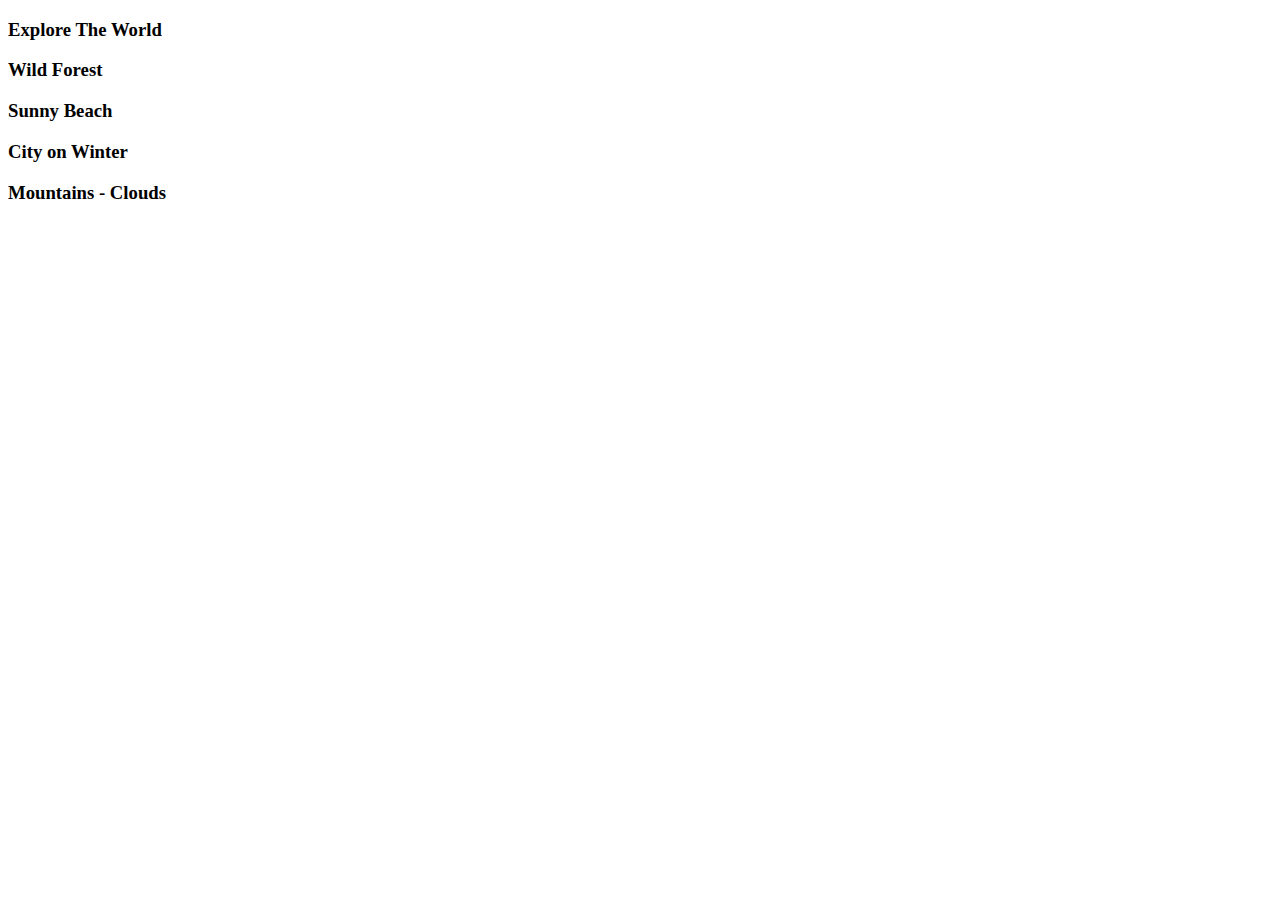
<file: Day1-Expanding cards/index.html>
<!DOCTYPE html>
<html lang="en">
  <head>
    <meta charset="UTF-8" />
    <meta name="viewport" content="width=device-width, initial-scale=1.0" /
    <link rel="stylesheet" href="style.css" />
    <title>Expanding Cards</title>
  </head>
  <body>
    <div class="container">
      <div class="panel active" style="background-image: url('https://images.unsplash.com/photo-1558979158-65a1eaa08691?ixlib=rb-1.2.1&ixid=eyJhcHBfaWQiOjEyMDd9&auto=format&fit=crop&w=1350&q=80')">
        <h3>Explore The World</h3>
      </div>
      <div class="panel" style="background-image: url('https://images.unsplash.com/photo-1572276596237-5db2c3e16c5d?ixlib=rb-1.2.1&ixid=eyJhcHBfaWQiOjEyMDd9&auto=format&fit=crop&w=1350&q=80')">
        <h3>Wild Forest</h3>
      </div>
      <div class="panel" style="background-image: url('https://images.unsplash.com/photo-1507525428034-b723cf961d3e?ixlib=rb-1.2.1&ixid=eyJhcHBfaWQiOjEyMDd9&auto=format&fit=crop&w=1353&q=80')">
        <h3>Sunny Beach</h3>
      </div>
      <div class="panel" style="background-image: url('https://images.unsplash.com/photo-1551009175-8a68da93d5f9?ixlib=rb-1.2.1&ixid=eyJhcHBfaWQiOjEyMDd9&auto=format&fit=crop&w=1351&q=80')">
        <h3>City on Winter</h3>
      </div>
      <div class="panel" style="background-image: url('https://images.unsplash.com/photo-1549880338-65ddcdfd017b?ixlib=rb-1.2.1&ixid=eyJhcHBfaWQiOjEyMDd9&auto=format&fit=crop&w=1350&q=80')">
        <h3>Mountains - Clouds</h3>
      </div>

    </div>

    <script src="script.js"></script>
  </body>
</html>
</file>
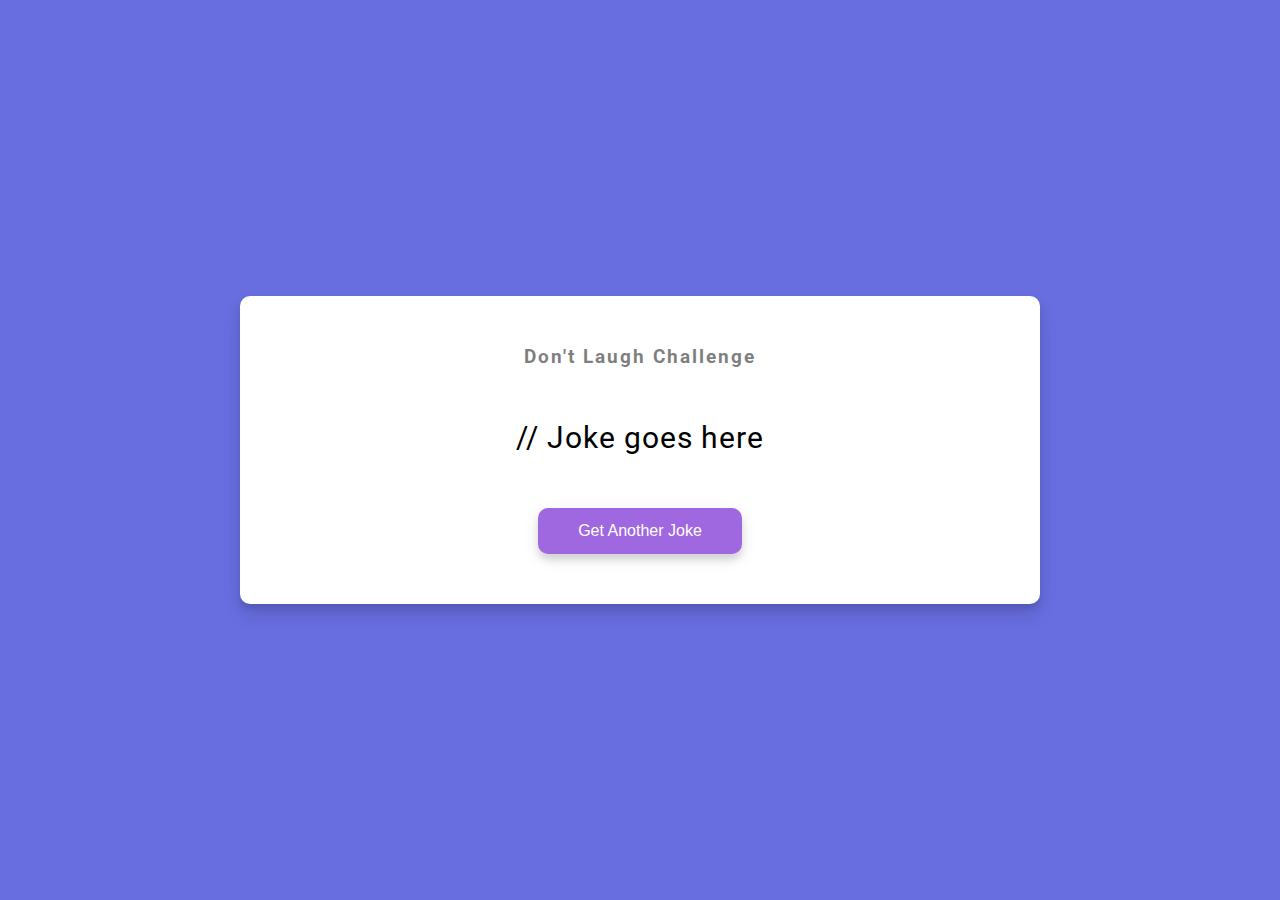
<file: Day10-Dad Jokes/index.html>
<!DOCTYPE html>
<html lang="en">
  <head>
    <meta charset="UTF-8" />
    <meta name="viewport" content="width=device-width, initial-scale=1.0" />
    <link rel="stylesheet" href="style.css" />
    <title>Dad Jokes</title>
  </head>
  <body>
    <div class="container">
      <h3>Don't Laugh Challenge</h3>
      <div id="joke" class="joke">// Joke goes here</div>
      <button id="jokeBtn" class="btn">Get Another Joke</button>
    </div>
    <script src="script.js"></script>
  </body>
</html>
</file>
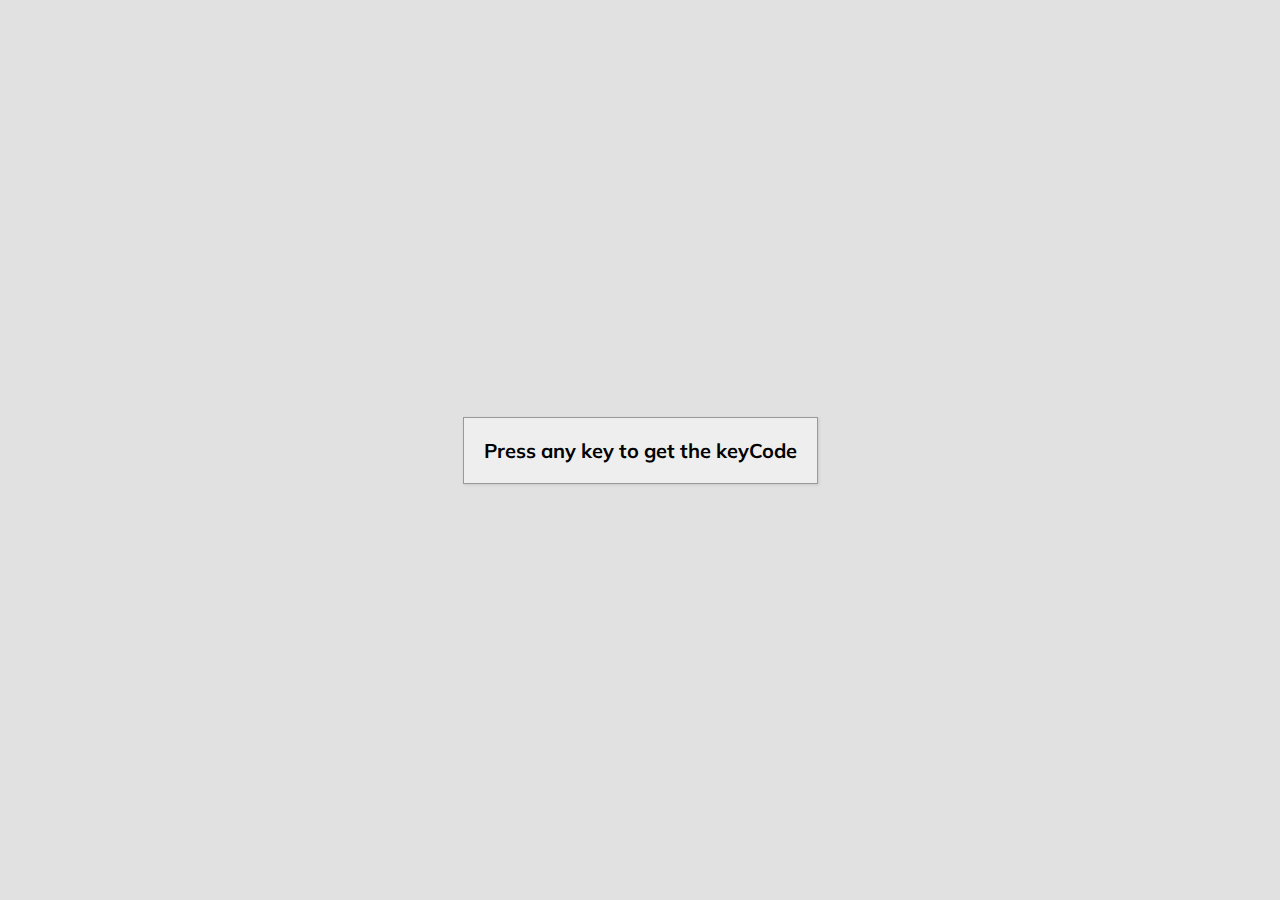
<file: Day11-Event KeyCodes/index.html>
<!DOCTYPE html>
<html lang="en">
  <head>
    <meta charset="UTF-8" />
    <meta name="viewport" content="width=device-width, initial-scale=1.0" />
    <link rel="stylesheet" href="style.css" />
    <title>Event KeyCodes</title>
  </head>
  <body>
    <div id="insert">
      <div class="key">
        Press any key to get the keyCode
      </div>
    </div>
    <script src="script.js"></script>
  </body>
</html>
</file>
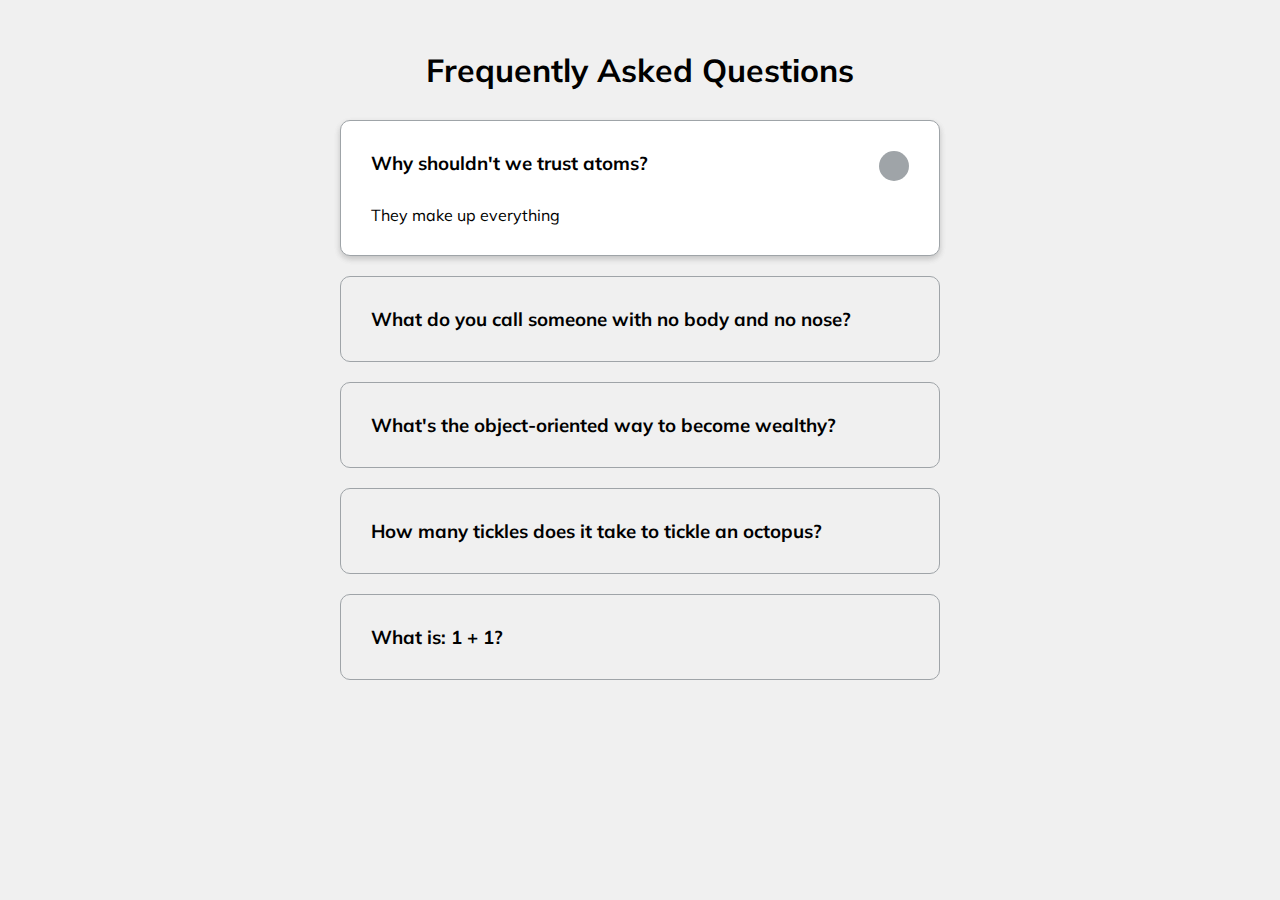
<file: Day12-FAQ Collapse/index.html>
<!DOCTYPE html>
<html lang="en">
  <head>
    <meta charset="UTF-8" />
    <meta name="viewport" content="width=device-width, initial-scale=1.0" />
    <link rel="stylesheet" href="https://cdnjs.cloudflare.com/ajax/libs/font-awesome/5.14.0/css/all.min.css" integrity="sha512-1PKOgIY59xJ8Co8+NE6FZ+LOAZKjy+KY8iq0G4B3CyeY6wYHN3yt9PW0XpSriVlkMXe40PTKnXrLnZ9+fkDaog==" crossorigin="anonymous" />
    <link rel="stylesheet" href="style.css" />
    <title>FAQ</title>
  </head>
  <body>
    <h1>Frequently Asked Questions</h1>
    <div class="faq-container">
      <div class="faq active">
        <h3 class="faq-title">
          Why shouldn't we trust atoms?
        </h3>

        <p class="faq-text">
          They make up everything
        </p>

        <button class="faq-toggle">
          <i class="fas fa-chevron-down"></i>
          <i class="fas fa-times"></i>
        </button>
      </div>

      <div class="faq">
        <h3 class="faq-title">
          What do you call someone with no body and no nose?
        </h3>
        <p class="faq-text">
          Nobody knows.
        </p>
        <button class="faq-toggle">
          <i class="fas fa-chevron-down"></i>
          <i class="fas fa-times"></i>
        </button>
      </div>
      
      <div class="faq">
        <h3 class="faq-title">
          What's the object-oriented way to become wealthy?
        </h3>
        <p class="faq-text">
          Inheritance.
        </p>
        <button class="faq-toggle">
          <i class="fas fa-chevron-down"></i>
          <i class="fas fa-times"></i>
        </button>
      </div>
      
      <div class="faq">
        <h3 class="faq-title">
          How many tickles does it take to tickle an octopus?
        </h3>
        <p class="faq-text">
          Ten-tickles!
        </p>
        <button class="faq-toggle">
          <i class="fas fa-chevron-down"></i>
          <i class="fas fa-times"></i>
        </button>
      </div>
      
      <div class="faq">
        <h3 class="faq-title">
          What is: 1 + 1?
        </h3>
        <p class="faq-text">
          Depends on who are you asking.
        </p>
        <button class="faq-toggle">
          <i class="fas fa-chevron-down"></i>
          <i class="fas fa-times"></i>
        </button>
      </div>
    </div>
    <script src="script.js"></script>
  </body>
</html>
</file>
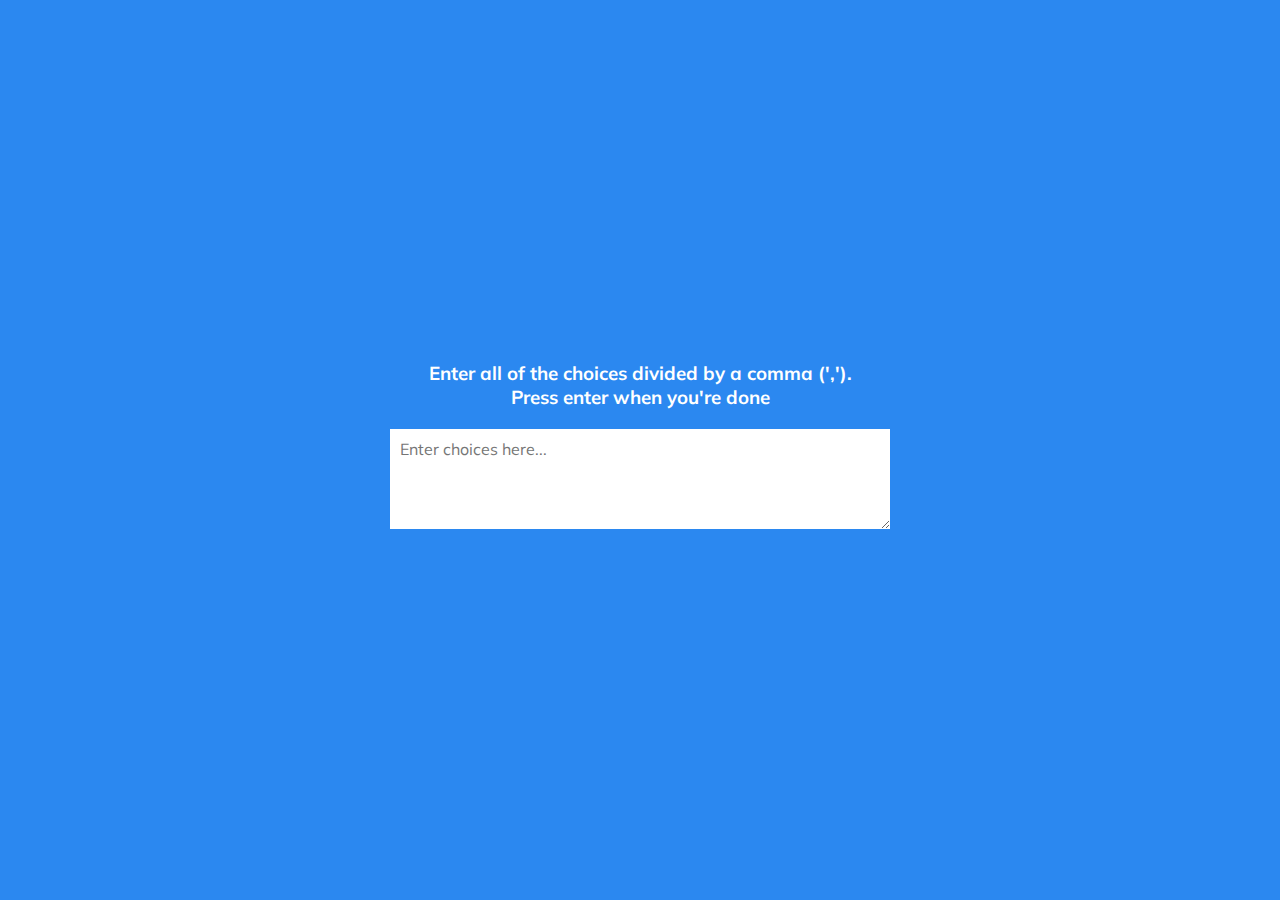
<file: Day13-Random Choice Picker/index.html>
<!DOCTYPE html>
<html lang="en">
  <head>
    <meta charset="UTF-8" />
    <meta name="viewport" content="width=device-width, initial-scale=1.0" />
    <link rel="stylesheet" href="style.css" />
    <title>Random Choice Picker</title>
  </head>
  <body>
    <div class="container">
      <h3>Enter all of the choices divided by a comma (','). <br> Press enter when you're done</h3>
      <textarea placeholder="Enter choices here..." id="textarea"></textarea>

      <div id="tags"></div>
    </div>

    <script src="script.js"></script>
  </body>
</html>
</file>
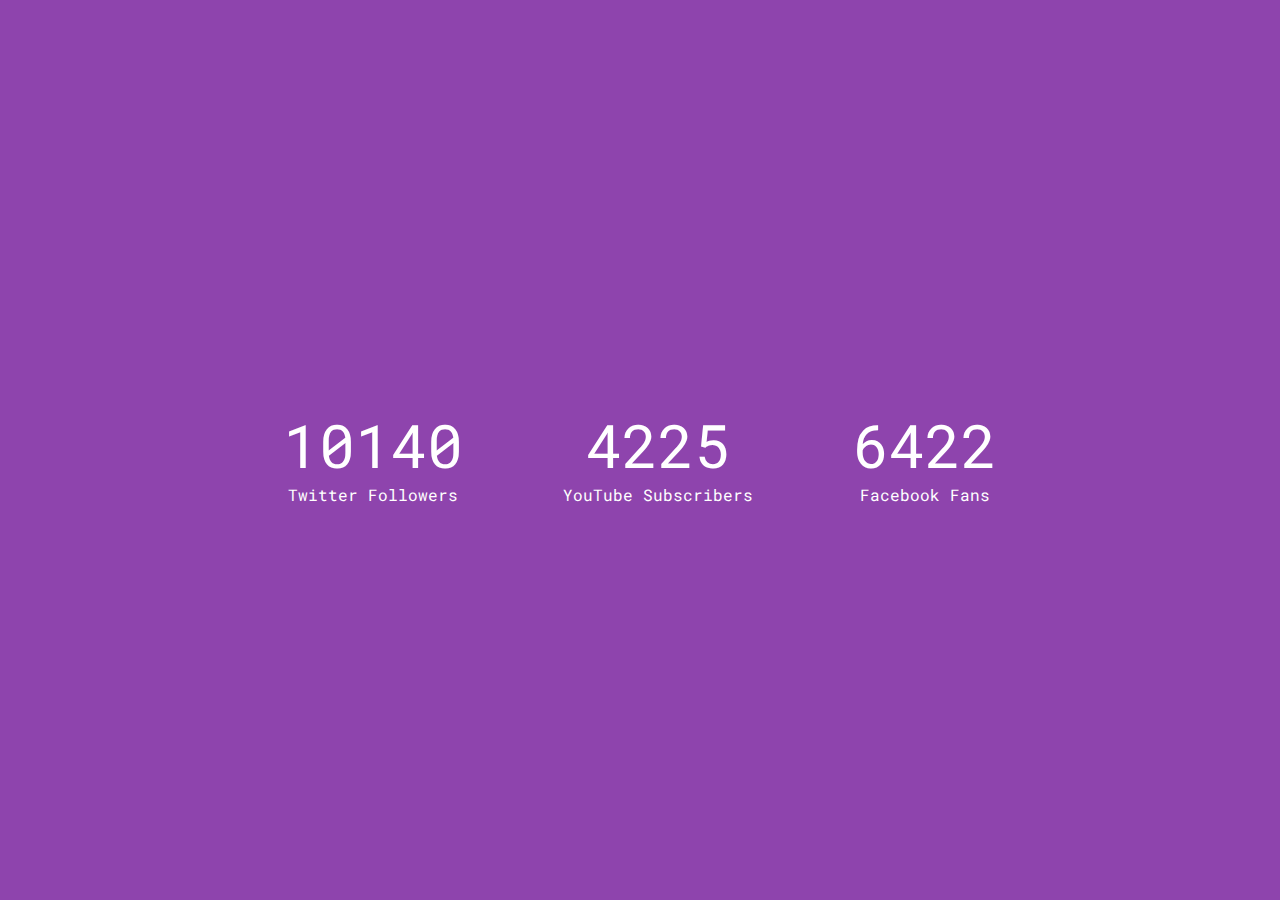
<file: Day15-Incrementing Counter/index.html>
<!DOCTYPE html>
<html lang="en">
  <head>
    <meta charset="UTF-8" />
    <meta name="viewport" content="width=device-width, initial-scale=1.0" />
    <link rel="stylesheet" href="https://cdnjs.cloudflare.com/ajax/libs/font-awesome/5.14.0/css/all.min.css" integrity="sha512-1PKOgIY59xJ8Co8+NE6FZ+LOAZKjy+KY8iq0G4B3CyeY6wYHN3yt9PW0XpSriVlkMXe40PTKnXrLnZ9+fkDaog==" crossorigin="anonymous" />
    <link rel="stylesheet" href="style.css" />
    <title>Increment Counter</title>
  </head>
  <body>
    <div class="counter-container">
      <i class="fab fa-twitter fa-3x"></i>
      <div class="counter" data-target="12000"></div>
      <span>Twitter Followers</span>
    </div>

    <div class="counter-container">
      <i class="fab fa-youtube fa-3x"></i>
      <div class="counter" data-target="5000"></div>
      <span>YouTube Subscribers</span>
    </div>

    <div class="counter-container">
      <i class="fab fa-facebook fa-3x"></i>
      <div class="counter" data-target="7500"></div>
      <span>Facebook Fans</span>
    </div>
    <script src="script.js"></script>
  </body>
</html>
</file>
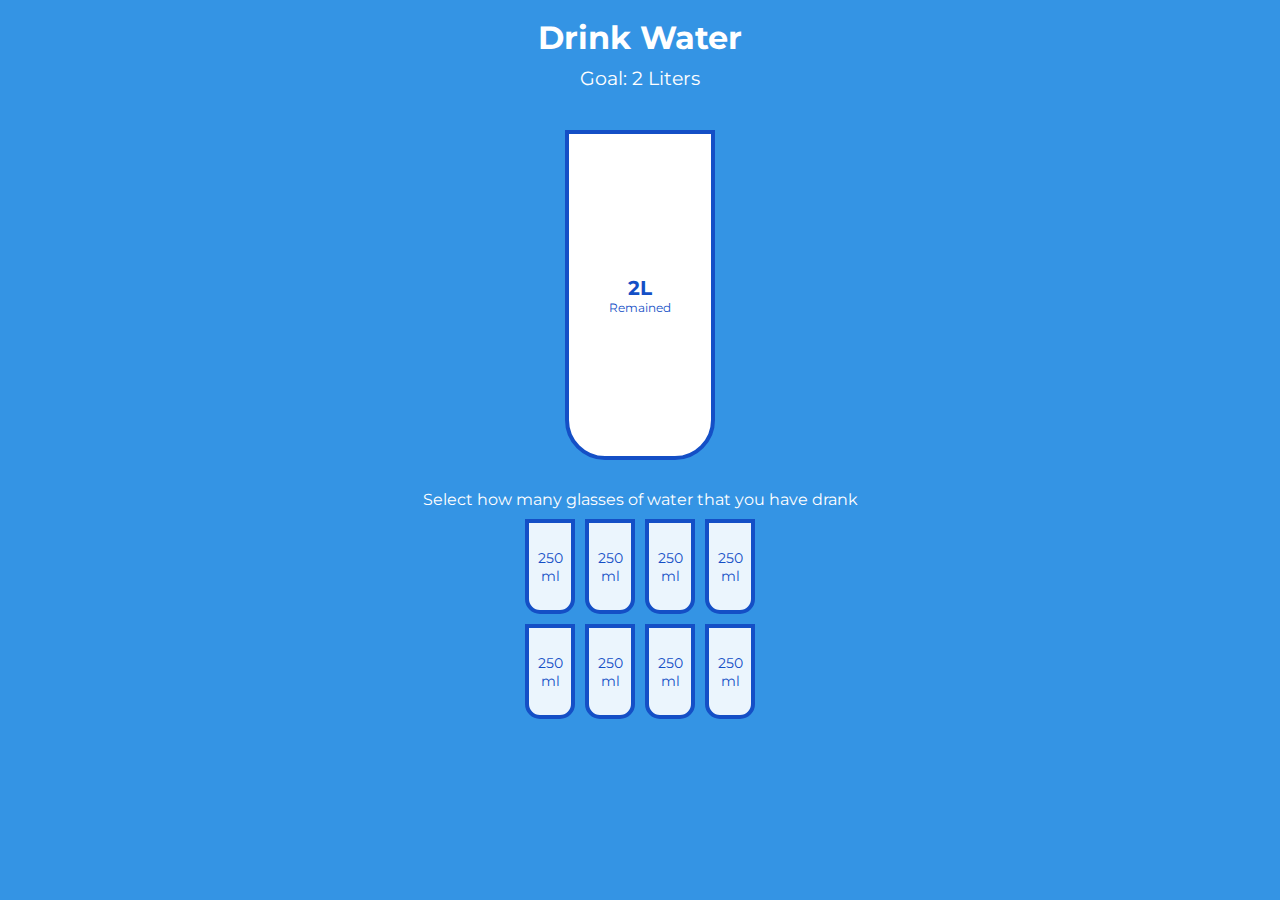
<file: Day16-drink Water/index.html>
<!DOCTYPE html>
<html lang="en">
  <head>
    <meta charset="UTF-8" />
    <meta name="viewport" content="width=device-width, initial-scale=1.0" />
    <link rel="stylesheet" href="style.css" />
    <title>Drink Water</title>
  </head>
  <body>
    <h1>Drink Water</h1>
    <h3>Goal: 2 Liters</h3>

    <div class="cup">
      <div class="remained" id="remained">
        <span id="liters"></span>
        <small>Remained</small>
      </div>

      <div class="percentage" id="percentage"></div>
    </div>

    <p class="text">Select how many glasses of water that you have drank</p>

    <div class="cups">
      <div class="cup cup-small">250 ml</div>
      <div class="cup cup-small">250 ml</div>
      <div class="cup cup-small">250 ml</div>
      <div class="cup cup-small">250 ml</div>
      <div class="cup cup-small">250 ml</div>
      <div class="cup cup-small">250 ml</div>
      <div class="cup cup-small">250 ml</div>
      <div class="cup cup-small">250 ml</div>
    </div>

    <script src="script.js"></script>
  </body>
</html>
</file>
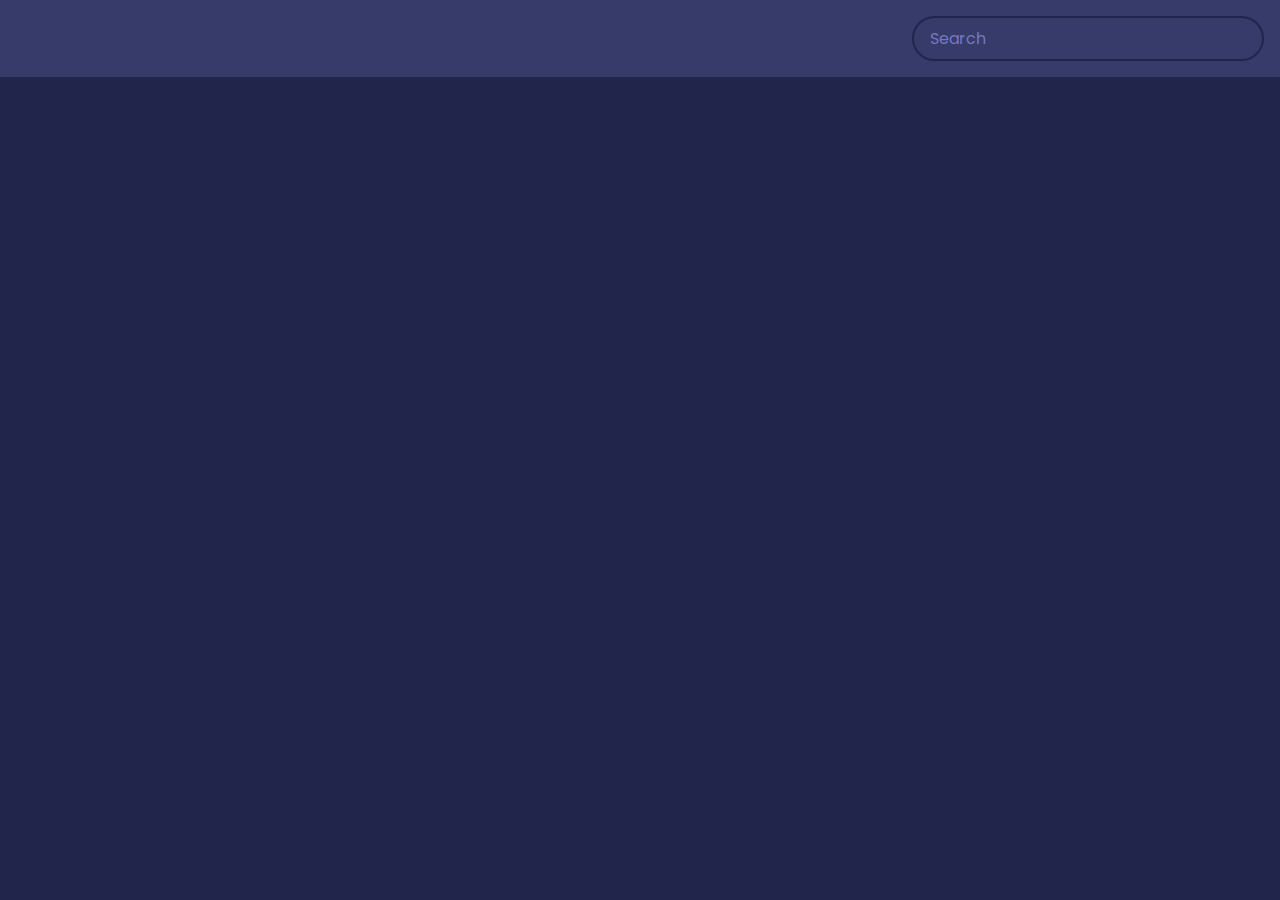
<file: Day17-Movie App/index.html>
<!DOCTYPE html>
<html lang="en">
  <head>
    <meta charset="UTF-8" />
    <meta name="viewport" content="width=device-width, initial-scale=1.0" />
    <link rel="stylesheet" href="style.css" />
    <title>Movie App</title>
  </head>
  <body>
    <header>
      <form id="form">
        <input type="text" id="search" class="search" placeholder="Search">
      </form>
    </header>

    <main id="main"></main>

    <script src="script.js"></script>
  </body>
</html>
</file>
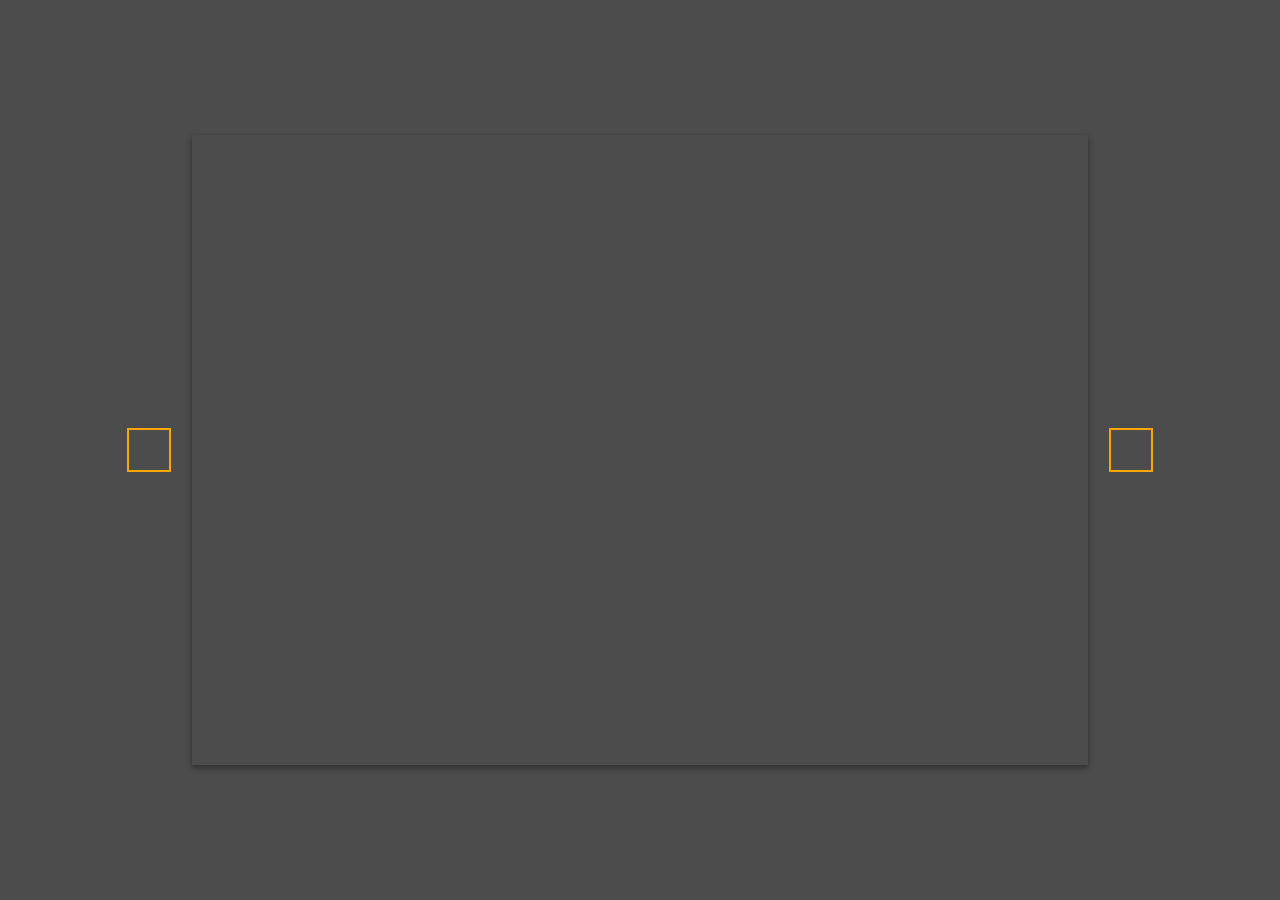
<file: Day18-Background Slider/index.html>
<!DOCTYPE html>
<html lang="en">
  <head>
    <meta charset="UTF-8" />
    <meta name="viewport" content="width=device-width, initial-scale=1.0" />
    <link
      rel="stylesheet"
      href="https://cdnjs.cloudflare.com/ajax/libs/font-awesome/5.14.0/css/all.min.css"
      integrity="sha512-1PKOgIY59xJ8Co8+NE6FZ+LOAZKjy+KY8iq0G4B3CyeY6wYHN3yt9PW0XpSriVlkMXe40PTKnXrLnZ9+fkDaog=="
      crossorigin="anonymous"
    />
    <link rel="stylesheet" href="style.css" />
    <title>Background Slider</title>
  </head>
  <body>
    <div class="slider-container">
      <div
        class="slide active"
        style="
          background-image: url('https://images.unsplash.com/photo-1549880338-65ddcdfd017b?ixlib=rb-1.2.1&ixid=eyJhcHBfaWQiOjEyMDd9&auto=format&fit=crop&w=2100&q=80');
        "
      ></div>
      <div
        class="slide"
        style="
          background-image: url('https://images.unsplash.com/photo-1511593358241-7eea1f3c84e5?ixlib=rb-1.2.1&ixid=eyJhcHBfaWQiOjEyMDd9&auto=format&fit=crop&w=1934&q=80');
        "
      ></div>

      <div
        class="slide"
        style="
          background-image: url('https://images.unsplash.com/photo-1495467033336-2effd8753d51?ixlib=rb-1.2.1&ixid=eyJhcHBfaWQiOjEyMDd9&auto=format&fit=crop&w=2100&q=80');
        "
      ></div>

      <div
        class="slide"
        style="
          background-image: url('https://images.unsplash.com/photo-1522735338363-cc7313be0ae0?ixlib=rb-1.2.1&ixid=eyJhcHBfaWQiOjEyMDd9&auto=format&fit=crop&w=2689&q=80');
        "
      ></div>

      <div
        class="slide"
        style="
          background-image: url('https://images.unsplash.com/photo-1559087867-ce4c91325525?ixlib=rb-1.2.1&ixid=eyJhcHBfaWQiOjEyMDd9&auto=format&fit=crop&w=2100&q=80');
        "
      ></div>

      <button class="arrow left-arrow" id="left">
        <i class="fas fa-arrow-left"></i>
      </button>

      <button class="arrow right-arrow" id="right">
        <i class="fas fa-arrow-right"></i>
      </button>
    </div>
    <script src="script.js"></script>
  </body>
</html>
</file>
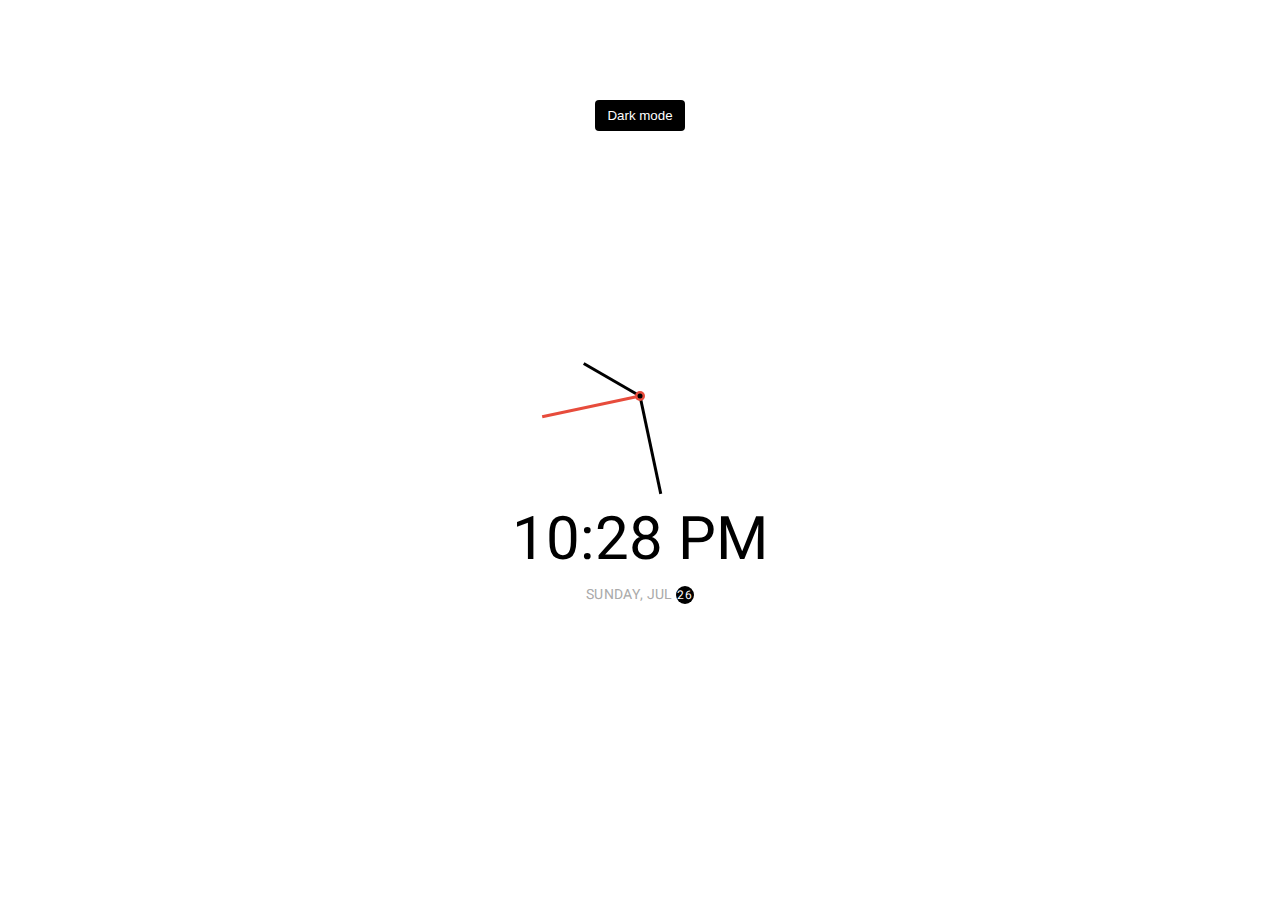
<file: Day19-Theme Clock/index.html>
<!DOCTYPE html>
<html lang="en">
  <head>
    <meta charset="UTF-8" />
    <meta name="viewport" content="width=device-width, initial-scale=1.0" />
    <link rel="stylesheet" href="style.css" />
    <title>Theme Clock</title>
  </head>
  <body>
  

    <button class="toggle">Dark mode</button>

    <div class="clock-container">
      <div class="clock">
        <div class="needle hour"></div>
        <div class="needle minute"></div>
        <div class="needle second"></div>
        <div class="center-point"></div>
      </div>

      <div class="time"></div>
      <div class="date"></div>
    </div>

    <script src="script.js"></script>
  </body>
</html>
</file>
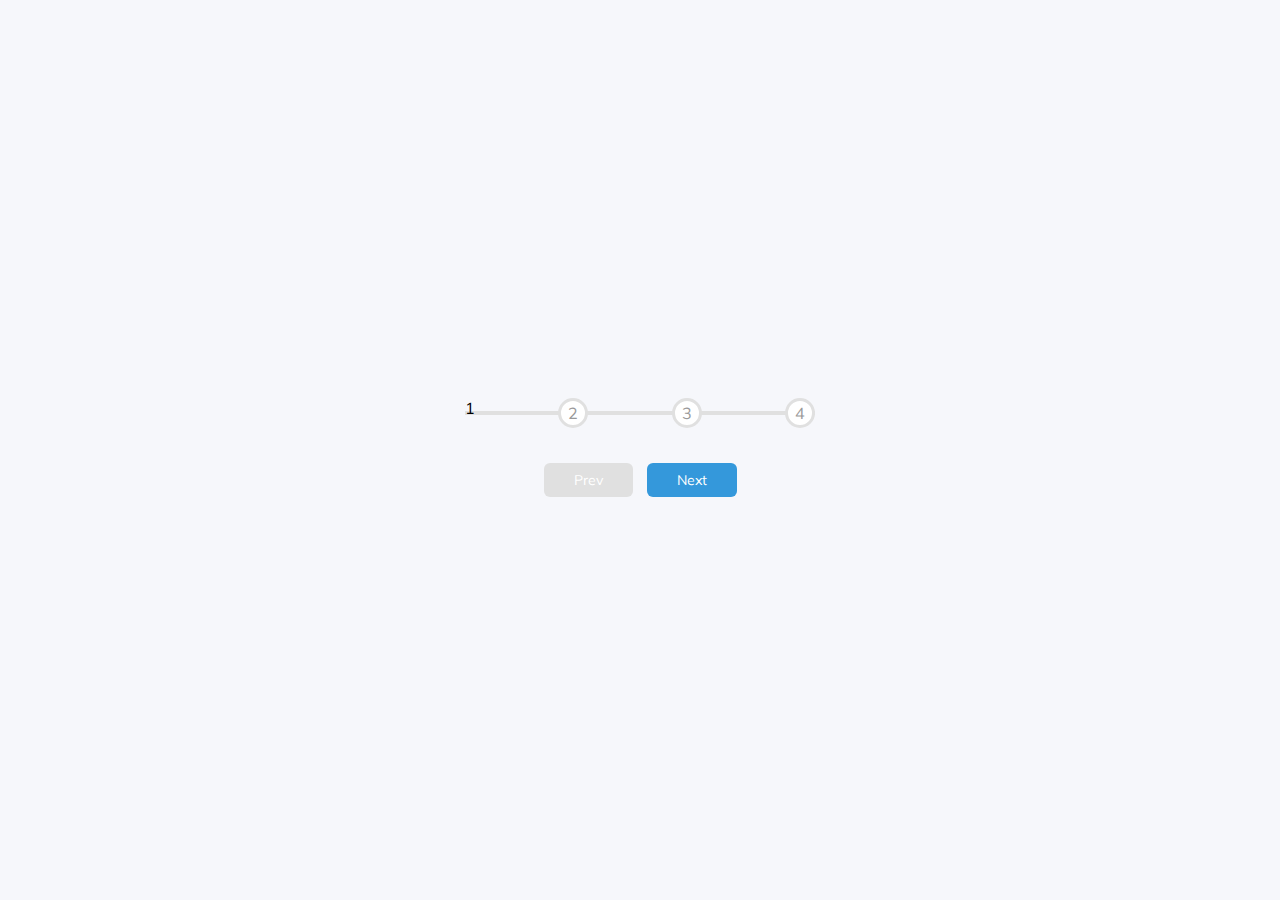
<file: Day2-Progress Steps/index.html>
<!DOCTYPE html>
<html lang="en">
<head>
    <meta charset="UTF-8">
    <meta http-equiv="X-UA-Compatible" content="IE=edge">
    <meta name="viewport" content="width=device-width, initial-scale=1.0">
    <link rel="stylesheet" href="style.css">
    <title>Progress Steps</title>
</head>
<body>
    <div class="container">
        <div class="progress-container">
            <div class="progress" id="progress"></div>
            <div class="circle-active">1</div>
            <div class="circle">2</div>
            <div class="circle">3</div>
            <div class="circle">4</div>
        </div>
            <button class="btn" id="prev" disabled>Prev</button>
            <button class="btn" id="next" >Next</button>


    </div>
    <script src="script.js"></script>
</body>
</html>
</file>
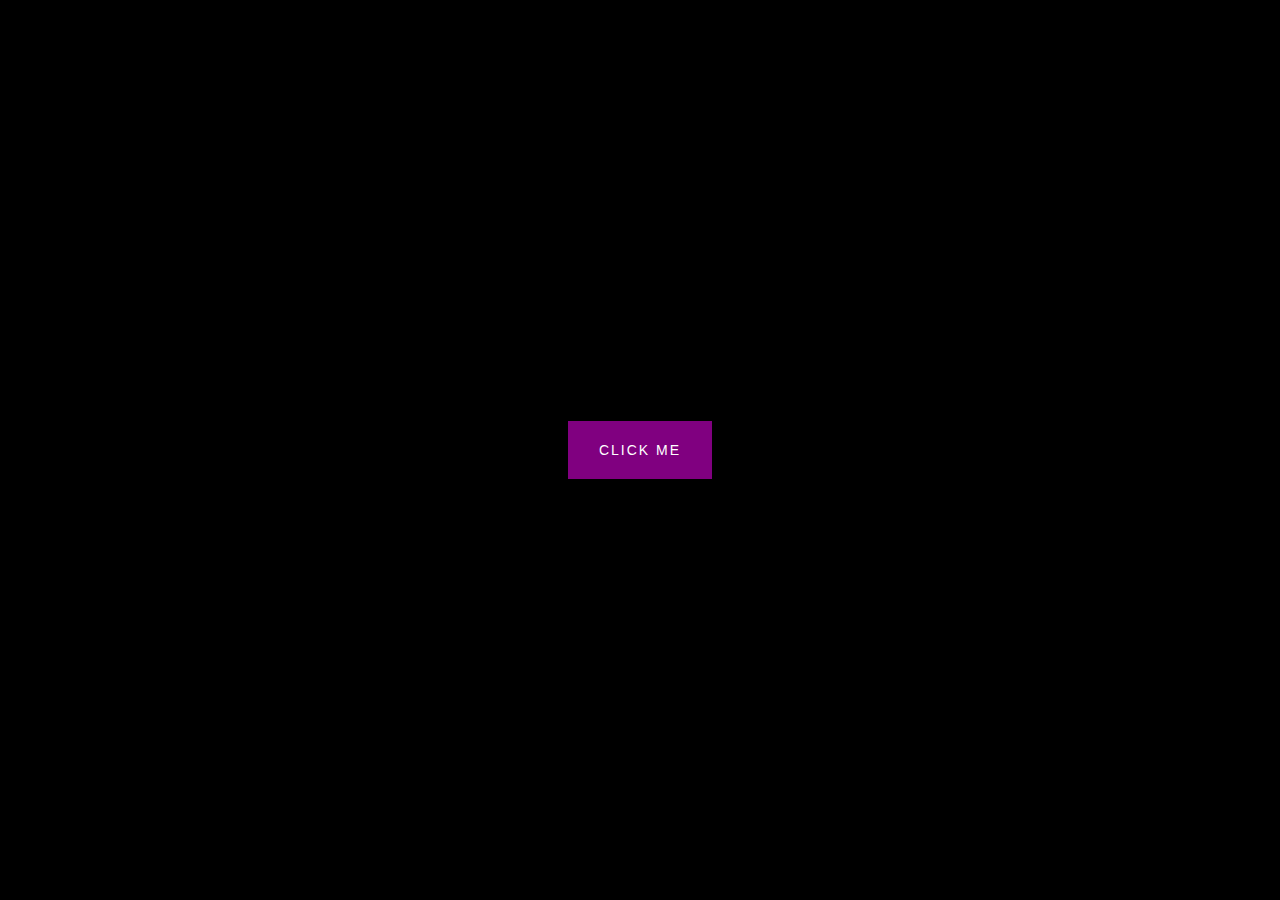
<file: Day20-Button Ripple Effect/index.html>
<!DOCTYPE html>
<html lang="en">
  <head>
    <meta charset="UTF-8" />
    <meta name="viewport" content="width=device-width, initial-scale=1.0" />
    <link rel="stylesheet" href="style.css" />
    <title>Button Ripple Effect</title>
  </head>
  <body>
    <button class="ripple">Click Me</button>
    <script src="script.js"></script>
  </body>
</html>
</file>
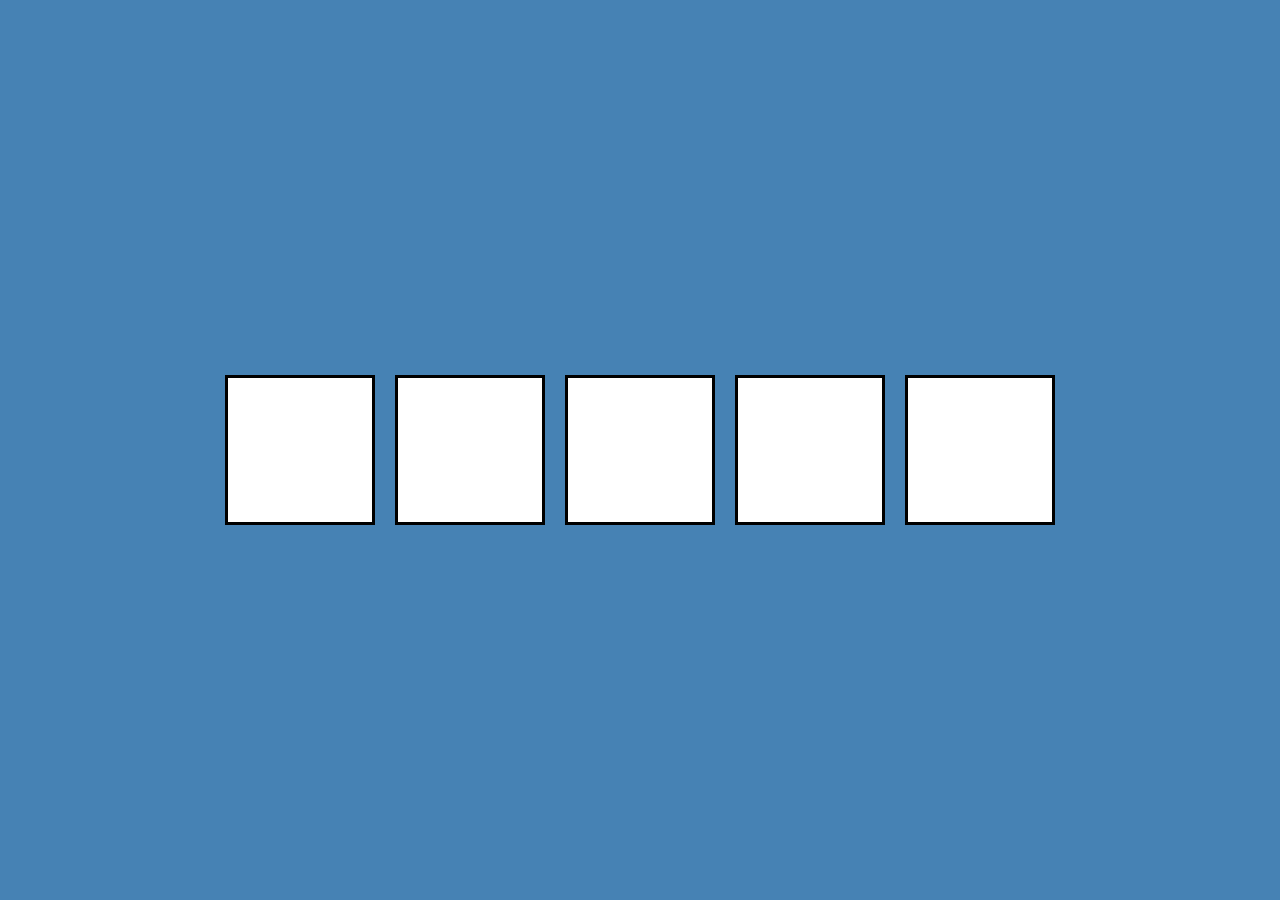
<file: Day21-Drag N Drop/index.html>
<!DOCTYPE html>
<html lang="en">
  <head>
    <meta charset="UTF-8" />
    <meta name="viewport" content="width=device-width, initial-scale=1.0" />
    <link rel="stylesheet" href="style.css" />
    <title>Drag N Drop</title>
  </head>
  <body>
    <div class="empty">
      <div class="fill" draggable="true"></div>
    </div>
    <div class="empty"></div>
    <div class="empty"></div>
    <div class="empty"></div>
    <div class="empty"></div>

    <script src="script.js"></script>
  </body>
</html>
</file>
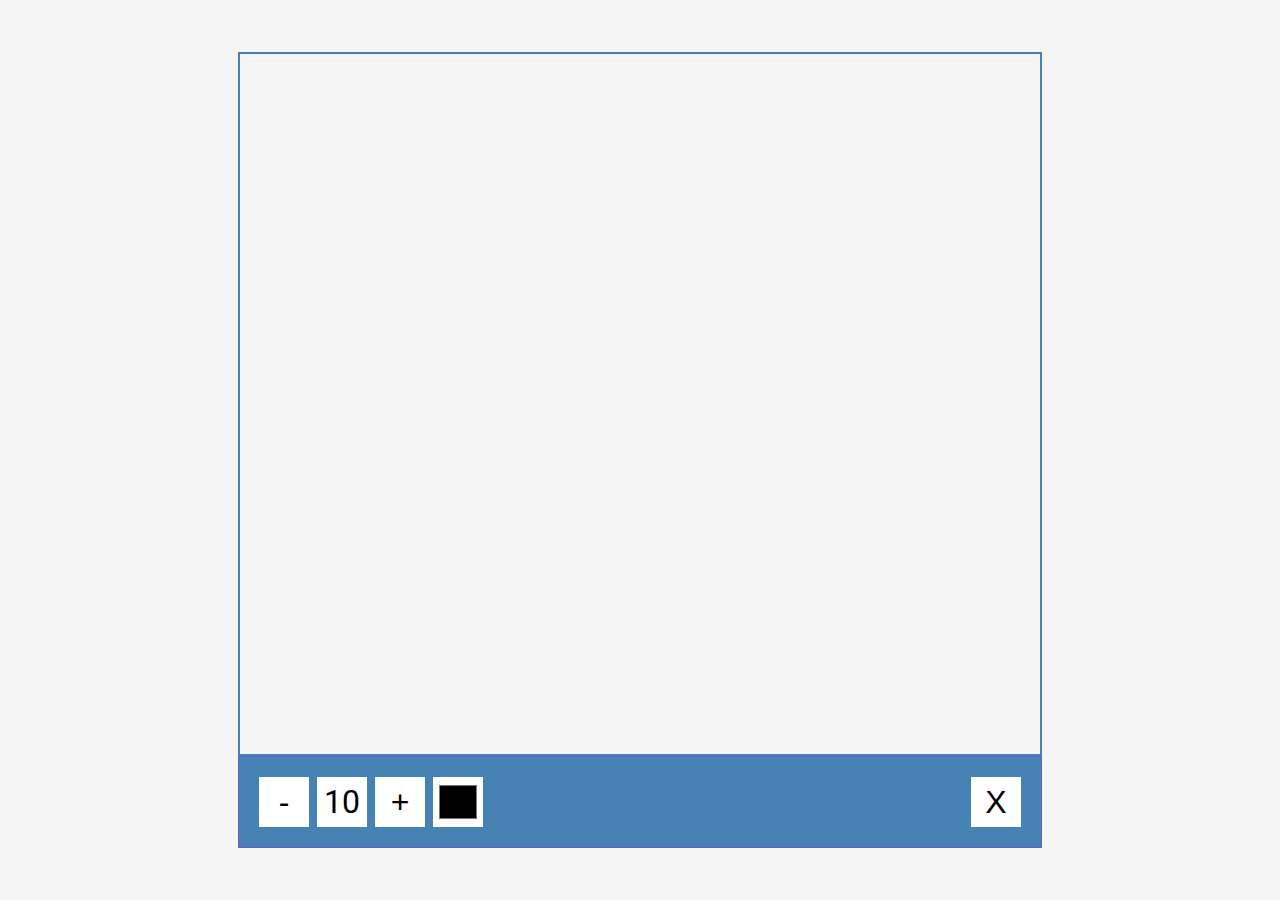
<file: Day22-Drawing App/index.html>
<!DOCTYPE html>
<html lang="en">
  <head>
    <meta charset="UTF-8" />
    <meta name="viewport" content="width=device-width, initial-scale=1.0" />
    <link rel="stylesheet" href="style.css" />
    <title>Drawing App</title>
  </head>
  <body>
    <canvas id="canvas" width="800" height="700"></canvas>
    <div class="toolbox">
      <button id="decrease">-</button>
      <span id="size">10</span>
      <button id="increase">+</button>
      <input type="color" id="color">
      <button id="clear">X</button>
    </div>

    <script src="script.js"></script>
  </body>
</html>
</file>
<file: Day1-Expanding cards/style.css>
@import url('https://fonts.googleapis.com/css?family=Muli&display=swap');

* {
  box-sizing: border-box;
}

body {
  font-family: 'Muli', sans-serif;
  display: flex;
  align-items: center;
  justify-content: center;
  height: 100vh;
  overflow: hidden;
  margin: 0;
}

.container {
  display: flex;
  width: 90vw;
}

.panel {
  background-size: cover;
  background-position: center;
  background-repeat: no-repeat;
  height: 80vh;
  border-radius: 50px;
  color: #fff;
  cursor: pointer;
  flex: 0.5;
  margin: 10px;
  position: relative;
  transition: all 700ms ease-in;
}

.panel h3 {
  font-size: 24px;
  position: absolute;
  bottom: 20px;
  left: 20px;
  margin: 0;
  opacity: 0;
}

.panel.active {
  flex: 5;
}

.panel.active h3 {
  opacity: 1;
  transition: opacity 0.3s ease-in 0.4s;
}

@media (max-width: 480px) {
  .container {
    width: 100vw;
  }

  .panel:nth-of-type(4),
  .panel:nth-of-type(5) {
    display: none;
  }
}
</file>
<file: Day10-Dad Jokes/style.css>
@import url('https://fonts.googleapis.com/css2?family=Roboto:wght@400;700&display=swap');

* {
  box-sizing: border-box;
}

body {
  background-color: #686de0;
  font-family: 'Roboto', sans-serif;
  display: flex;
  flex-direction: column;
  align-items: center;
  justify-content: center;
  height: 100vh;
  overflow: hidden;
  margin: 0;
  padding: 20px;
}

.container {
  background-color: #fff;
  border-radius: 10px;
  box-shadow: 0 10px 20px rgba(0, 0, 0, 0.1), 0 6px 6px rgba(0, 0, 0, 0.1);
  padding: 50px 20px;
  text-align: center;
  max-width: 100%;
  width: 800px;
}

h3 {
  margin: 0;
  opacity: 0.5;
  letter-spacing: 2px;
}

.joke {
  font-size: 30px;
  letter-spacing: 1px;
  line-height: 40px;
  margin: 50px auto;
  max-width: 600px;
}

.btn {
  background-color: #9f68e0;
  color: #fff;
  border: 0;
  border-radius: 10px;
  box-shadow: 0 5px 15px rgba(0, 0, 0, 0.1), 0 6px 6px rgba(0, 0, 0, 0.1);
  padding: 14px 40px;
  font-size: 16px;
  cursor: pointer;
}

.btn:active {
  transform: scale(0.98);
}

.btn:focus {
  outline: 0;
}
</file>
<file: Day11-Event KeyCodes/style.css>
@import url('https://fonts.googleapis.com/css?family=Muli&display=swap');

* {
  box-sizing: border-box;
}

body {
  background-color: #e1e1e1;
  font-family: 'Muli', sans-serif;
  display: flex;
  align-items: center;
  justify-content: center;
  text-align: center;
  height: 100vh;
  overflow: hidden;
  margin: 0;
}

.key {
  border: 1px solid #999;
  background-color: #eee;
  box-shadow: 1px 1px 3px rgba(0, 0, 0, 0.1);
  display: inline-flex;
  align-items: center;
  font-size: 20px;
  font-weight: bold;
  padding: 20px;
  flex-direction: column;
  margin: 10px;
  min-width: 150px;
  position: relative;
}

.key small {
  position: absolute;
  top: -24px;
  left: 0;
  text-align: center;
  width: 100%;
  color: #555;
  font-size: 14px;
}

@media(max-width:768px){
 .key{
   margin: 10px 0px;
  }
}@import url('https://fonts.googleapis.com/css?family=Muli&display=swap');

* {
  box-sizing: border-box;
}

body {
  background-color: #e1e1e1;
  font-family: 'Muli', sans-serif;
  display: flex;
  align-items: center;
  justify-content: center;
  text-align: center;
  height: 100vh;
  overflow: hidden;
  margin: 0;
}

.key {
  border: 1px solid #999;
  background-color: #eee;
  box-shadow: 1px 1px 3px rgba(0, 0, 0, 0.1);
  display: inline-flex;
  align-items: center;
  font-size: 20px;
  font-weight: bold;
  padding: 20px;
  flex-direction: column;
  margin: 10px;
  min-width: 150px;
  position: relative;
}

.key small {
  position: absolute;
  top: -24px;
  left: 0;
  text-align: center;
  width: 100%;
  color: #555;
  font-size: 14px;
}

@media(max-width:768px){
 .key{
   margin: 10px 0px;
  }
}@import url('https://fonts.googleapis.com/css?family=Muli&display=swap');

* {
  box-sizing: border-box;
}

body {
  background-color: #e1e1e1;
  font-family: 'Muli', sans-serif;
  display: flex;
  align-items: center;
  justify-content: center;
  text-align: center;
  height: 100vh;
  overflow: hidden;
  margin: 0;
}

.key {
  border: 1px solid #999;
  background-color: #eee;
  box-shadow: 1px 1px 3px rgba(0, 0, 0, 0.1);
  display: inline-flex;
  align-items: center;
  font-size: 20px;
  font-weight: bold;
  padding: 20px;
  flex-direction: column;
  margin: 10px;
  min-width: 150px;
  position: relative;
}

.key small {
  position: absolute;
  top: -24px;
  left: 0;
  text-align: center;
  width: 100%;
  color: #555;
  font-size: 14px;
}

@media(max-width:768px){
 .key{
   margin: 10px 0px;
  }
}
</file>
<file: Day12-FAQ Collapse/style.css>
@import url('https://fonts.googleapis.com/css?family=Muli&display=swap');

* {
  box-sizing: border-box;
}

body {
  font-family: 'Muli', sans-serif;
  background-color: #f0f0f0;
}

h1 {
  margin: 50px 0 30px;
  text-align: center;
}

.faq-container {
  max-width: 600px;
  margin: 0 auto;
}

.faq {
  background-color: transparent;
  border: 1px solid #9fa4a8;
  border-radius: 10px;
  margin: 20px 0;
  padding: 30px;
  position: relative;
  overflow: hidden;
  transition: 0.3s ease;
}

.faq.active {
  background-color: #fff;
  box-shadow: 0 3px 6px rgba(0, 0, 0, 0.1), 0 3px 6px rgba(0, 0, 0, 0.1);
}

.faq.active::before,
.faq.active::after {
  content: '\f075';
  font-family: 'Font Awesome 5 Free';
  color: #2ecc71;
  font-size: 7rem;
  position: absolute;
  opacity: 0.2;
  top: 20px;
  left: 20px;
  z-index: 0;
}

.faq.active::before {
  color: #3498db;
  top: -10px;
  left: -30px;
  transform: rotateY(180deg);
}

.faq-title {
  margin: 0 35px 0 0;
}

.faq-text {
  display: none;
  margin: 30px 0 0;
}

.faq.active .faq-text {
  display: block;
}

.faq-toggle {
  background-color: transparent;
  border: 0;
  border-radius: 50%;
  cursor: pointer;
  display: flex;
  align-items: center;
  justify-content: center;
  font-size: 16px;
  padding: 0;
  position: absolute;
  top: 30px;
  right: 30px;
  height: 30px;
  width: 30px;
}

.faq-toggle:focus {
  outline: 0;
}

.faq-toggle .fa-times {
  display: none;
}

.faq.active .faq-toggle .fa-times {
  color: #fff;
  display: block;
}

.faq.active .faq-toggle .fa-chevron-down {
  display: none;
}

.faq.active .faq-toggle {
  background-color: #9fa4a8;
}
</file>
<file: Day13-Random Choice Picker/style.css>
@import url('https://fonts.googleapis.com/css?family=Muli&display=swap');

* {
  box-sizing: border-box;
}

body {
  background-color: #2b88f0;
  font-family: 'Muli', sans-serif;
  display: flex;
  flex-direction: column;
  align-items: center;
  justify-content: center;
  height: 100vh;
  overflow: hidden;
  margin: 0;
}

h3 {
  color: #fff;
  margin: 10px 0 20px;
  text-align: center;
}

.container {
  width: 500px;
}

textarea {
  border: none;
  display: block;
  width: 100%;
  height: 100px;
  font-family: inherit;
  padding: 10px;
  margin: 0 0 20px;
  font-size: 16px;
}

textarea:focus {
  outline: none;
}

.tag {
  background-color: #f0932b;
  color: #fff;
  border-radius: 50px;
  padding: 10px 20px;
  margin: 0 5px 10px 0;
  font-size: 14px;
  display: inline-block;
}

.tag.highlight {
  background-color: #273c75;
}
</file>
<file: Day15-Incrementing Counter/style.css>
@import url('https://fonts.googleapis.com/css?family=Roboto+Mono&display=swap');

* {
  box-sizing: border-box;
}

body {
  background-color: #8e44ad;
  color: #fff;
  font-family: 'Roboto Mono', sans-serif;
  display: flex;
  align-items: center;
  justify-content: center;
  height: 100vh;
  overflow: hidden;
  margin: 0;
}

.counter-container {
  display: flex;
  flex-direction: column;
  justify-content: center;
  text-align: center;
  margin: 30px 50px;
}

.counter {
  font-size: 60px;
  margin-top: 10px;
}

@media (max-width: 580px) {
  body {
    flex-direction: column;
  }
}
</file>
<file: Day16-drink Water/style.css>
@import url('https://fonts.googleapis.com/css?family=Montserrat:400,600&display=swap');

:root {
  --border-color: #144fc6;
  --fill-color: #6ab3f8;
}

* {
  box-sizing: border-box;
}

body {
  background-color: #3494e4;
  color: #fff;
  font-family: 'Montserrat', sans-serif;
  display: flex;
  flex-direction: column;
  align-items: center;
  margin-bottom: 40px;
}

h1 {
  margin: 10px 0 0;
}

h3 {
  font-weight: 400;
  margin: 10px 0;
}

.cup {
  background-color: #fff;
  border: 4px solid var(--border-color);
  color: var(--border-color);
  border-radius: 0 0 40px 40px;
  height: 330px;
  width: 150px;
  margin: 30px 0;
  display: flex;
  flex-direction: column;
  overflow: hidden;
}

.cup.cup-small {
  height: 95px;
  width: 50px;
  border-radius: 0 0 15px 15px;
  background-color: rgba(255, 255, 255, 0.9);
  cursor: pointer;
  font-size: 14px;
  align-items: center;
  justify-content: center;
  text-align: center;
  margin: 5px;
  transition: 0.3s ease;
}

.cup.cup-small.full {
  background-color: var(--fill-color);
  color: #fff;
}

.cups {
  display: flex;
  flex-wrap: wrap;
  align-items: center;
  justify-content: center;
  width: 280px;
}

.remained {
  display: flex;
  flex-direction: column;
  align-items: center;
  justify-content: center;
  text-align: center;
  flex: 1;
  transition: 0.3s ease;
}

.remained span {
  font-size: 20px;
  font-weight: bold;
}

.remained small {
  font-size: 12px;
}

.percentage {
  background-color: var(--fill-color);
  display: flex;
  align-items: center;
  justify-content: center;
  font-weight: bold;
  font-size: 30px;
  height: 0;
  transition: 0.3s ease;
}

.text {
  text-align: center;
  margin: 0 0 5px;
}
</file>
<file: Day17-Movie App/style.css>
@import url('https://fonts.googleapis.com/css2?family=Poppins:wght@200;400&display=swap');

:root {
  --primary-color: #22254b;
  --secondary-color: #373b69;
}

* {
  box-sizing: border-box;
}

body {
  background-color: var(--primary-color);
  font-family: 'Poppins', sans-serif;
  margin: 0;
}

header {
  padding: 1rem;
  display: flex;
  justify-content: flex-end;
  background-color: var(--secondary-color);
}

.search {
  background-color: transparent;
  border: 2px solid var(--primary-color);
  border-radius: 50px;
  font-family: inherit;
  font-size: 1rem;
  padding: 0.5rem 1rem;
  color: #fff;
}

.search::placeholder {
  color: #7378c5;
}

.search:focus {
  outline: none;
  background-color: var(--primary-color);
}

main {
  display: flex;
  flex-wrap: wrap;
  justify-content: center;
}

.movie {
  width: 300px;
  margin: 1rem;
  background-color: var(--secondary-color);
  box-shadow: 0 4px 5px rgba(0, 0, 0, 0.2);
  position: relative;
  overflow: hidden;
  border-radius: 3px;
}

.movie img {
  width: 100%;
}

.movie-info {
  color: #eee;
  display: flex;
  align-items: center;
  justify-content: space-between;
  gap:0.2rem;
  padding: 0.5rem 1rem 1rem;
  letter-spacing: 0.5px;
}

.movie-info h3 {
  margin-top: 0;
}

.movie-info span {
  background-color: var(--primary-color);
  padding: 0.25rem 0.5rem;
  border-radius: 3px;
  font-weight: bold;
}

.movie-info span.green {
  color: lightgreen;
}

.movie-info span.orange {
  color: orange;
}

.movie-info span.red {
  color: red;
}

.overview {
  background-color: #fff;
  padding: 2rem;
  position: absolute;
  left: 0;
  bottom: 0;
  right: 0;
  max-height: 100%;
  transform: translateY(101%);
  overflow-y: auto;
  transition: transform 0.3s ease-in;
}

.movie:hover .overview {
  transform: translateY(0);
}
</file>
<file: Day18-Background Slider/style.css>
@import url('https://fonts.googleapis.com/css2?family=Roboto:wght@400;700&display=swap');

* {
  box-sizing: border-box;
}

body {
  font-family: 'Roboto', sans-serif;
  display: flex;
  flex-direction: column;
  align-items: center;
  justify-content: center;
  height: 100vh;
  overflow: hidden;
  margin: 0;
  background-position: center center;
  background-size: cover;
  transition: 0.4s;
}

body::before {
  content: '';
  position: absolute;
  top: 0;
  left: 0;
  width: 100%;
  height: 100vh;
  background-color: rgba(0, 0, 0, 0.7);
  z-index: -1;
}

.slider-container {
  box-shadow: 0 3px 6px rgba(0, 0, 0, 0.16), 0 3px 6px rgba(0, 0, 0, 0.23);
  height: 70vh;
  width: 70vw;
  position: relative;
  overflow: hidden;
}

.slide {
  opacity: 0;
  height: 100vh;
  width: 100vw;
  background-position: center center;
  background-size: cover;
  position: absolute;
  top: -15vh;
  left: -15vw;
  transition: 0.4s ease;
  z-index: 1;
}

.slide.active {
  opacity: 1;
}

.arrow {
  position: fixed;
  background-color: transparent;
  color: #fff;
  padding: 20px;
  font-size: 30px;
  border: 2px solid orange;
  top: 50%;
  transform: translateY(-50%);
  cursor: pointer;
}

.arrow:focus {
  outline: 0;
}

.left-arrow {
  left: calc(15vw - 65px);
}

.right-arrow {
  right: calc(15vw - 65px);
}
</file>
<file: Day19-Theme Clock/style.css>
@import url('https://fonts.googleapis.com/css?family=Heebo:300&display=swap');

* {
  box-sizing: border-box;
}

:root {
  --primary-color: #000;
  --secondary-color: #fff;
}

html {
  transition: all 0.5s ease-in;
}

html.dark {
  --primary-color: #fff;
  --secondary-color: #333;
}

html.dark {
  background-color: #111;
  color: var(--primary-color);
}

body {
  font-family: 'Heebo', sans-serif;
  display: flex;
  align-items: center;
  justify-content: center;
  height: 100vh;
  overflow: hidden;
  margin: 0;
}

.toggle {
  cursor: pointer;
  background-color: var(--primary-color);
  color: var(--secondary-color);
  border: 0;
  border-radius: 4px;
  padding: 8px 12px;
  position: absolute;
  top: 100px;
}

.toggle:focus {
  outline: none;
}

.clock-container {
  display: flex;
  flex-direction: column;
  justify-content: space-between;
  align-items: center;
}

.clock {
  position: relative;
  width: 200px;
  height: 200px;
}

.needle {
  background-color: var(--primary-color);
  position: absolute;
  top: 50%;
  left: 50%;
  height: 65px;
  width: 3px;
  transform-origin: bottom center;
  transition: all 0.5s ease-in;
}

.needle.hour {
  transform: translate(-50%, -100%) rotate(0deg);
}

.needle.minute {
  transform: translate(-50%, -100%) rotate(0deg);
  height: 100px;
}

.needle.second {
  transform: translate(-50%, -100%) rotate(0deg);
  height: 100px;
  background-color: #e74c3c;
}

.center-point {
  background-color: #e74c3c;
  width: 10px;
  height: 10px;
  position: absolute;
  top: 50%;
  left: 50%;
  transform: translate(-50%, -50%);
  border-radius: 50%;
}

.center-point::after {
  content: '';
  background-color: var(--primary-color);
  width: 5px;
  height: 5px;
  position: absolute;
  top: 50%;
  left: 50%;
  transform: translate(-50%, -50%);
  border-radius: 50%;
}

.time {
  font-size: 60px;
}

.date {
  color: #aaa;
  font-size: 14px;
  letter-spacing: 0.3px;
  text-transform: uppercase;
}

.date .circle {
  background-color: var(--primary-color);
  color: var(--secondary-color);
  border-radius: 50%;
  height: 18px;
  width: 18px;
  display: inline-flex;
  align-items: center;
  justify-content: center;
  line-height: 18px;
  transition: all 0.5s ease-in;
  font-size: 12px;
}
</file>
<file: Day2-Progress Steps/style.css>
@import url('https://fonts.googleapis.com/css?family=Muli&display=swap');

:root {
  --line-border-fill: #3498db;
  --line-border-empty: #e0e0e0;
}

* {
  box-sizing: border-box;
}

body {
  background-color: #f6f7fb;
  font-family: 'Muli', sans-serif;
  display: flex;
  align-items: center;
  justify-content: center;
  height: 100vh;
  overflow: hidden;
  margin: 0;
}

.container {
  text-align: center;
}

.progress-container {
  display: flex;
  justify-content: space-between;
  position: relative;
  margin-bottom: 30px;
  max-width: 100%;
  width: 350px;
}

.progress-container::before {
  content: '';
  background-color: var(--line-border-empty);
  position: absolute;
  top: 50%;
  left: 0;
  transform: translateY(-50%);
  height: 4px;
  width: 100%;
  z-index: -1;
}

.progress {
  background-color: var(--line-border-fill);
  position: absolute;
  top: 50%;
  left: 0;
  transform: translateY(-50%);
  height: 4px;
  width: 0%;
  z-index: -1;
  transition: 0.4s ease;
}

.circle {
  background-color: #fff;
  color: #999;
  border-radius: 50%;
  height: 30px;
  width: 30px;
  display: flex;
  align-items: center;
  justify-content: center;
  border: 3px solid var(--line-border-empty);
  transition: 0.4s ease;
}

.circle.active {
  border-color: var(--line-border-fill);
}

.btn {
  background-color: var(--line-border-fill);
  color: #fff;
  border: 0;
  border-radius: 6px;
  cursor: pointer;
  font-family: inherit;
  padding: 8px 30px;
  margin: 5px;
  font-size: 14px;
}

.btn:active {
  transform: scale(0.98);
}

.btn:focus {
  outline: 0;
}

.btn:disabled {
  background-color: var(--line-border-empty);
  cursor: not-allowed;
}
</file>
<file: Day20-Button Ripple Effect/style.css>
@import url('https://fonts.googleapis.com/css2?family=Roboto:wght@400;700&display=swap');

* {
  box-sizing: border-box;
}

body {
  background-color: #000;
  font-family: 'Roboto', sans-serif;
  display: flex;
  flex-direction: column;
  align-items: center;
  justify-content: center;
  height: 100vh;
  overflow: hidden;
  margin: 0;
}

button {
  background-color: purple;
  color: #fff;
  border: 1px purple solid;
  font-size: 14px;
  text-transform: uppercase;
  letter-spacing: 2px;
  padding: 20px 30px;
  overflow: hidden;
  margin: 10px 0;
  position: relative;
}

button:focus {
  outline: none;
}

button .circle {
  position: absolute;
  background-color: #fff;
  width: 100px;
  height: 100px;
  border-radius: 50%;
  transform: translate(-50%, -50%) scale(0);
  animation: scale 0.5s ease-out;
}

@keyframes scale {
  to {
    transform: translate(-50%, -50%) scale(3);
    opacity: 0;
  }
}
</file>
<file: Day21-Drag N Drop/style.css>
* {
  box-sizing: border-box;
}

body {
  background-color: steelblue;
  display: flex;
  align-items: center;
  justify-content: center;
  height: 100vh;
  overflow: hidden;
  margin: 0;
}

.empty {
  height: 150px;
  width: 150px;
  margin: 10px;
  border: solid 3px black;
  background: white;
}

.fill {
  background-image: url('https://source.unsplash.com/random/150x150');
  height: 145px;
  width: 145px;
  cursor: pointer;
}

.hold {
  border: solid 5px #ccc;
}

.hovered {
  background-color: #333;
  border-color: white;
  border-style: dashed;
}

@media (max-width: 800px) {
  body {
    flex-direction: column;
  }
}
</file>
<file: Day22-Drawing App/style.css>
@import url('https://fonts.googleapis.com/css2?family=Roboto:wght@400;700&display=swap');

* {
  box-sizing: border-box;
}

body {
  background-color: #f5f5f5;
  font-family: 'Roboto', sans-serif;
  display: flex;
  flex-direction: column;
  align-items: center;
  justify-content: center;
  height: 100vh;
  margin: 0;
}

canvas {
  border: 2px solid steelblue;
}

.toolbox {
  background-color: steelblue;
  border: 1px solid slateblue;
  display: flex;
  width: 804px;
  padding: 1rem;
}

.toolbox > * {
  background-color: #fff;
  border: none;
  display: inline-flex;
  align-items: center;
  justify-content: center;
  font-size: 2rem;
  height: 50px;
  width: 50px;
  margin: 0.25rem;
  padding: 0.25rem;
  cursor: pointer;
}

.toolbox > *:last-child {
  margin-left: auto;
}
</file>
